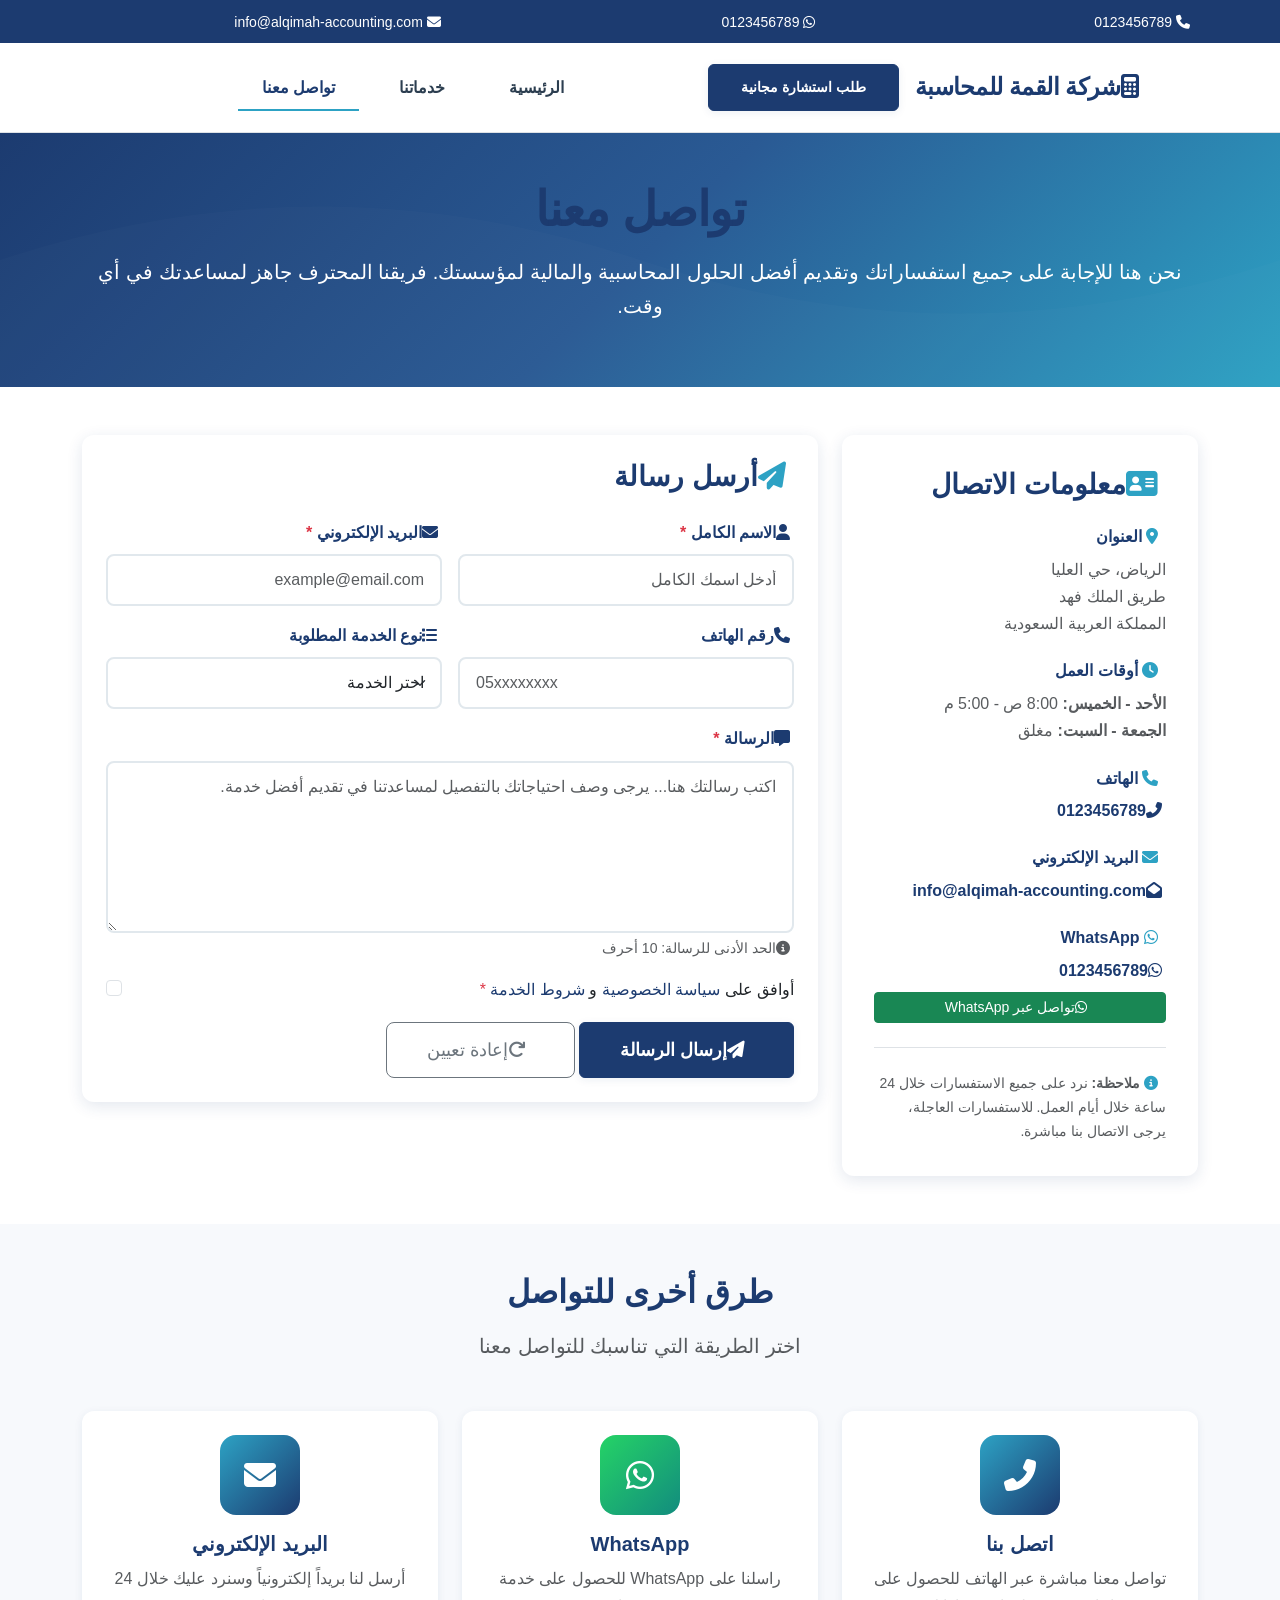
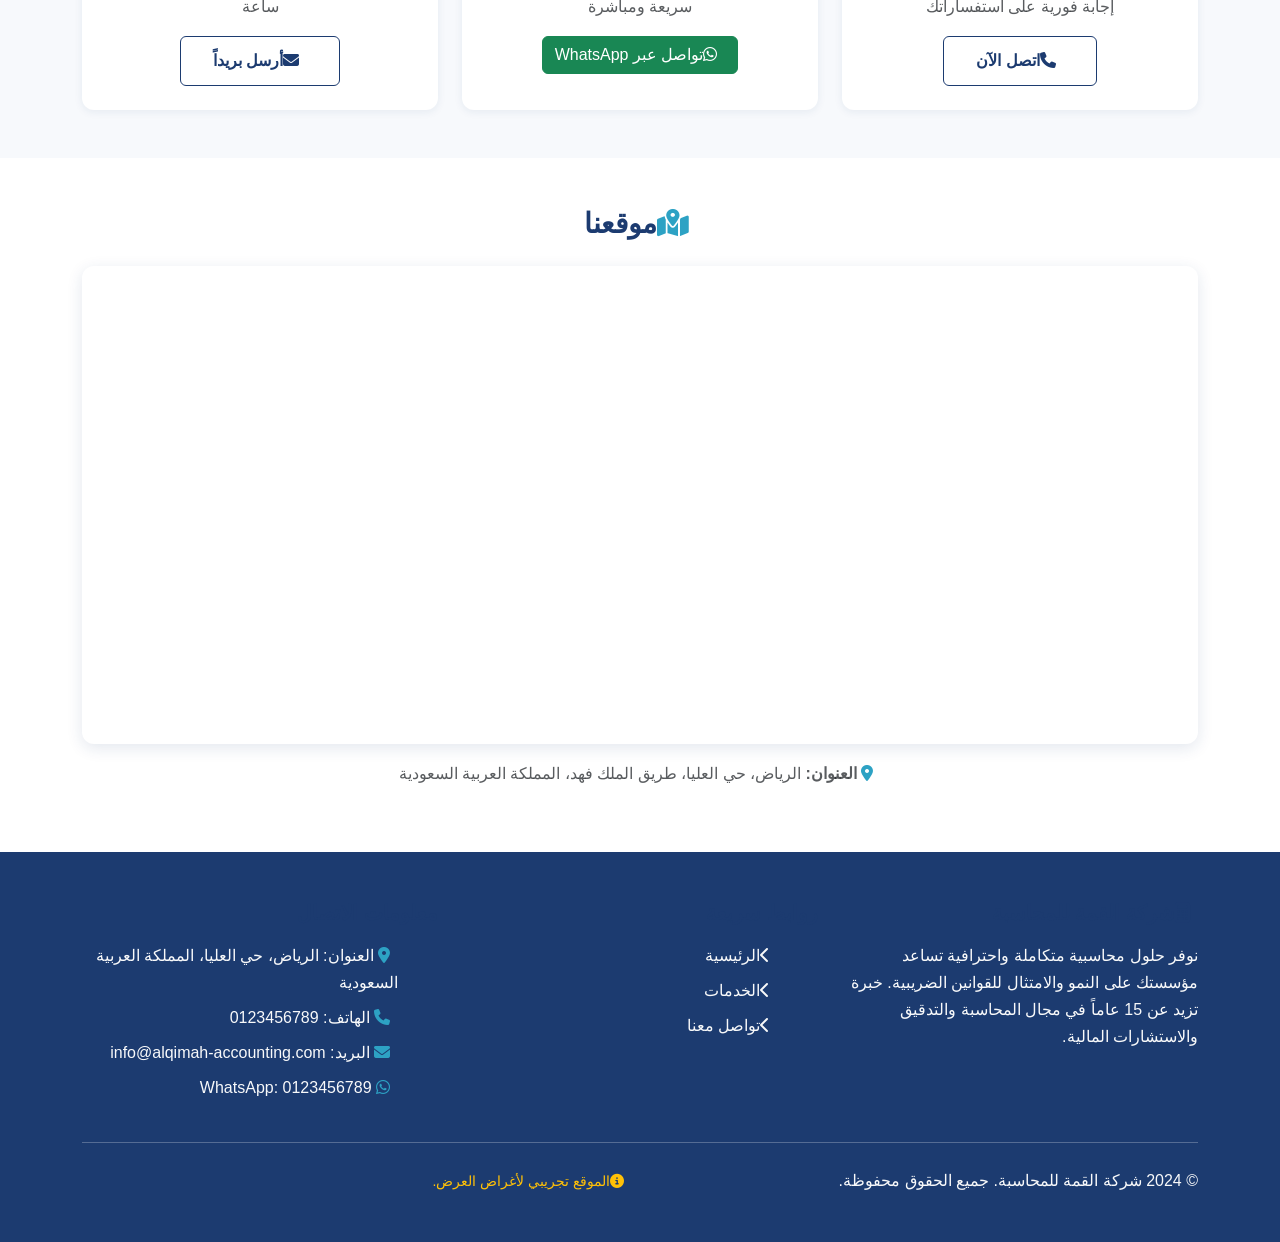
<file: contact.html>
<!DOCTYPE html>
<html lang="ar" dir="rtl">
  <head>
    <meta charset="UTF-8" />
    <meta name="viewport" content="width=device-width, initial-scale=1.0" />
    <meta
      name="description"
      content="اتصل بشركة القمة للمحاسبة. العنوان، الهاتف، البريد الإلكتروني، وWhatsApp. أرسل استفسارك عبر نموذج الاتصال."
    />
    <meta property="og:title" content="اتصل بنا - شركة القمة للمحاسبة" />
    <meta
      property="og:description"
      content="تواصل معنا للحصول على استشارة مجانية حول احتياجاتك المحاسبية."
    />
    <meta property="og:type" content="website" />
    <title>تواصل معنا - شركة القمة للمحاسبة</title>

    <!-- Bootstrap 5 CSS -->
    <link
      href="https://cdn.jsdelivr.net/npm/bootstrap@5.3.2/dist/css/bootstrap.min.css"
      rel="stylesheet"
    />

    <!-- Font Awesome -->
    <link
      rel="stylesheet"
      href="https://cdnjs.cloudflare.com/ajax/libs/font-awesome/6.5.1/css/all.min.css"
    />

    <!-- Custom CSS -->
    <link rel="stylesheet" href="style.css" />
  </head>
  <body>
    <!-- Top Bar -->
    <div class="bg-dark text-white py-2">
      <div class="container">
        <div class="row g-2 align-items-center">
          <div class="col-md-4">
            <small><i class="fas fa-phone me-2"></i> 0123456789</small>
          </div>
          <div class="col-md-4">
            <small><i class="fab fa-whatsapp me-2"></i> 0123456789</small>
          </div>
          <div class="col-md-4">
            <small
              ><i class="fas fa-envelope me-2"></i>
              info@alqimah-accounting.com</small
            >
          </div>
        </div>
      </div>
    </div>

    <!-- Header / Navbar -->
    <header>
      <nav
        class="navbar navbar-expand-lg navbar-light bg-white border-bottom"
        id="mainNavbar"
      >
        <div class="container">
          <a class="navbar-brand fw-bold fs-4" href="index.html">
            <i class="fas fa-calculator me-2 text-primary-custom"></i>شركة القمة
            للمحاسبة
          </a>
          <a
            href="contact.html"
            class="btn btn-primary btn-sm d-none d-lg-inline-block me-3"
            >طلب استشارة مجانية</a
          >
          <button
            class="navbar-toggler"
            type="button"
            data-bs-toggle="collapse"
            data-bs-target="#navbarNav"
            aria-controls="navbarNav"
            aria-expanded="false"
            aria-label="Toggle navigation"
          >
            <span class="navbar-toggler-icon"></span>
          </button>
          <div class="collapse navbar-collapse" id="navbarNav">
            <div class="d-flex align-items-center gap-3">
              <a class="nav-link fw-semibold" href="index.html">الرئيسية</a>
              <a class="nav-link fw-semibold" href="services.html">خدماتنا</a>
              <a class="nav-link active fw-semibold" href="contact.html"
                >تواصل معنا</a
              >
            </div>
          </div>
        </div>
      </nav>
    </header>

    <!-- Main Content -->
    <main>
      <!-- Intro Section -->
      <section class="hero-section text-white py-5">
        <div class="container text-center fade-in">
          <h1 class="display-5 fw-bold mb-3">تواصل معنا</h1>
          <p class="lead fs-5">
            نحن هنا للإجابة على جميع استفساراتك وتقديم أفضل الحلول المحاسبية
            والمالية لمؤسستك. فريقنا المحترف جاهز لمساعدتك في أي وقت.
          </p>
        </div>
      </section>

      <!-- Contact Information & Form -->
      <section class="py-5">
        <div class="container">
          <div class="row g-4">
            <!-- Contact Information -->
            <div class="col-lg-4">
              <div class="card shadow h-100">
                <div class="card-body">
                  <h3 class="card-title mb-4 text-primary-custom">
                    <i class="fas fa-address-card me-2 text-accent"></i>معلومات
                    الاتصال
                  </h3>

                  <div class="mb-4">
                    <h6 class="text-primary-custom mb-2">
                      <i class="fas fa-map-marker-alt me-2 text-accent"></i>
                      العنوان
                    </h6>
                    <p class="text-muted mb-0">
                      الرياض، حي العليا<br />طريق الملك فهد<br />المملكة العربية
                      السعودية
                    </p>
                  </div>

                  <div class="mb-4">
                    <h6 class="text-primary-custom mb-2">
                      <i class="fas fa-clock me-2 text-accent"></i> أوقات العمل
                    </h6>
                    <p class="text-muted mb-0">
                      <strong>الأحد - الخميس:</strong> 8:00 ص - 5:00 م<br />
                      <strong>الجمعة - السبت:</strong> مغلق
                    </p>
                  </div>

                  <div class="mb-4">
                    <h6 class="text-primary-custom mb-2">
                      <i class="fas fa-phone me-2 text-accent"></i> الهاتف
                    </h6>
                    <p class="text-muted mb-0">
                      <a
                        href="tel:0123456789"
                        class="text-decoration-none text-primary-custom fw-semibold"
                      >
                        <i class="fas fa-phone-alt me-1"></i>0123456789
                      </a>
                    </p>
                  </div>

                  <div class="mb-4">
                    <h6 class="text-primary-custom mb-2">
                      <i class="fas fa-envelope me-2 text-accent"></i> البريد
                      الإلكتروني
                    </h6>
                    <p class="text-muted mb-0">
                      <a
                        href="mailto:info@alqimah-accounting.com"
                        class="text-decoration-none text-primary-custom fw-semibold"
                      >
                        <i class="fas fa-envelope-open me-1"></i
                        >info@alqimah-accounting.com
                      </a>
                    </p>
                  </div>

                  <div class="mb-4">
                    <h6 class="text-primary-custom mb-2">
                      <i class="fab fa-whatsapp me-2 text-accent"></i> WhatsApp
                    </h6>
                    <p class="text-muted mb-0">
                      <a
                        href="https://wa.me/966123456789"
                        class="text-decoration-none text-primary-custom fw-semibold"
                        target="_blank"
                      >
                        <i class="fab fa-whatsapp me-1"></i>0123456789
                      </a>
                    </p>
                    <a
                      href="https://wa.me/966123456789"
                      class="btn btn-success btn-sm mt-2 w-100"
                      target="_blank"
                    >
                      <i class="fab fa-whatsapp me-2"></i>تواصل عبر WhatsApp
                    </a>
                  </div>

                  <div class="mt-4 pt-4 border-top">
                    <p class="text-muted small mb-0">
                      <i class="fas fa-info-circle me-2 text-accent"></i>
                      <strong>ملاحظة:</strong> نرد على جميع الاستفسارات خلال 24
                      ساعة خلال أيام العمل. للاستفسارات العاجلة، يرجى الاتصال
                      بنا مباشرة.
                    </p>
                  </div>
                </div>
              </div>
            </div>

            <!-- Contact Form -->
            <div class="col-lg-8">
              <div class="card shadow">
                <div class="card-body p-4">
                  <h3 class="card-title mb-4 text-primary-custom">
                    <i class="fas fa-paper-plane me-2 text-accent"></i>أرسل
                    رسالة
                  </h3>

                  <form action="#" method="post">
                    <div class="row g-3">
                      <div class="col-md-6">
                        <label for="fullName" class="form-label">
                          <i class="fas fa-user me-1"></i>الاسم الكامل
                          <span class="text-danger">*</span>
                        </label>
                        <input
                          type="text"
                          class="form-control"
                          id="fullName"
                          name="fullName"
                          required
                          placeholder="أدخل اسمك الكامل"
                        />
                      </div>

                      <div class="col-md-6">
                        <label for="email" class="form-label">
                          <i class="fas fa-envelope me-1"></i>البريد الإلكتروني
                          <span class="text-danger">*</span>
                        </label>
                        <input
                          type="email"
                          class="form-control"
                          id="email"
                          name="email"
                          required
                          placeholder="example@email.com"
                        />
                      </div>

                      <div class="col-md-6">
                        <label for="phone" class="form-label">
                          <i class="fas fa-phone me-1"></i>رقم الهاتف
                        </label>
                        <input
                          type="tel"
                          class="form-control"
                          id="phone"
                          name="phone"
                          placeholder="05xxxxxxxx"
                        />
                      </div>

                      <div class="col-md-6">
                        <label for="service" class="form-label">
                          <i class="fas fa-list me-1"></i>نوع الخدمة المطلوبة
                        </label>
                        <select class="form-select" id="service" name="service">
                          <option value="">اختر الخدمة</option>
                          <option value="bookkeeping">
                            مسك الدفاتر وإعداد التقارير
                          </option>
                          <option value="tax">
                            الإقرارات والالتزام الضريبي
                          </option>
                          <option value="payroll">
                            الرواتب وشؤون الموظفين
                          </option>
                          <option value="audit">
                            المراجعة الداخلية والامتثال
                          </option>
                          <option value="consultation">
                            الاستشارات المالية وتخطيط الضرائب
                          </option>
                          <option value="pricing">طلب عرض سعر</option>
                          <option value="other">خدمة أخرى</option>
                        </select>
                      </div>

                      <div class="col-12">
                        <label for="message" class="form-label">
                          <i class="fas fa-comment-alt me-1"></i>الرسالة
                          <span class="text-danger">*</span>
                        </label>
                        <textarea
                          class="form-control"
                          id="message"
                          name="message"
                          rows="6"
                          required
                          minlength="10"
                          placeholder="اكتب رسالتك هنا... يرجى وصف احتياجاتك بالتفصيل لمساعدتنا في تقديم أفضل خدمة."
                        ></textarea>
                        <div class="form-text">
                          <i class="fas fa-info-circle me-1"></i>الحد الأدنى
                          للرسالة: 10 أحرف
                        </div>
                      </div>

                      <div class="col-12">
                        <div class="form-check">
                          <input
                            class="form-check-input"
                            type="checkbox"
                            id="privacy"
                            name="privacy"
                            required
                          />
                          <label class="form-check-label" for="privacy">
                            أوافق على
                            <a
                              href="#"
                              class="text-decoration-none text-primary-custom"
                              >سياسة الخصوصية</a
                            >
                            و
                            <a
                              href="#"
                              class="text-decoration-none text-primary-custom"
                              >شروط الخدمة</a
                            >
                            <span class="text-danger">*</span>
                          </label>
                        </div>
                      </div>

                      <div class="col-12">
                        <button type="submit" class="btn btn-primary btn-lg">
                          <i class="fas fa-paper-plane me-2"></i>إرسال الرسالة
                        </button>
                        <button
                          type="reset"
                          class="btn btn-outline-secondary btn-lg ms-2"
                        >
                          <i class="fas fa-redo me-2"></i>إعادة تعيين
                        </button>
                      </div>
                    </div>
                  </form>
                </div>
              </div>
            </div>
          </div>
        </div>
      </section>

      <!-- Additional Contact Options -->
      <section class="py-5 bg-light">
        <div class="container fade-in">
          <div class="text-center mb-5">
            <h2 class="text-primary-custom mb-3">طرق أخرى للتواصل</h2>
            <p class="lead text-muted">اختر الطريقة التي تناسبك للتواصل معنا</p>
          </div>
          <div class="row g-4">
            <div class="col-md-4">
              <div class="card text-center shadow-sm h-100">
                <div class="card-body p-4">
                  <div class="service-icon mx-auto mb-3">
                    <i class="fas fa-phone-alt"></i>
                  </div>
                  <h5 class="text-primary-custom">اتصل بنا</h5>
                  <p class="text-muted">
                    تواصل معنا مباشرة عبر الهاتف للحصول على إجابة فورية على
                    استفساراتك
                  </p>
                  <a href="tel:0123456789" class="btn btn-outline-primary">
                    <i class="fas fa-phone me-2"></i>اتصل الآن
                  </a>
                </div>
              </div>
            </div>
            <div class="col-md-4">
              <div class="card text-center shadow-sm h-100">
                <div class="card-body p-4">
                  <div
                    class="service-icon mx-auto mb-3"
                    style="
                      background: linear-gradient(135deg, #25d366, #128c7e);
                    "
                  >
                    <i class="fab fa-whatsapp"></i>
                  </div>
                  <h5 class="text-primary-custom">WhatsApp</h5>
                  <p class="text-muted">
                    راسلنا على WhatsApp للحصول على خدمة سريعة ومباشرة
                  </p>
                  <a
                    href="https://wa.me/966123456789"
                    class="btn btn-success"
                    target="_blank"
                  >
                    <i class="fab fa-whatsapp me-2"></i>تواصل عبر WhatsApp
                  </a>
                </div>
              </div>
            </div>
            <div class="col-md-4">
              <div class="card text-center shadow-sm h-100">
                <div class="card-body p-4">
                  <div class="service-icon mx-auto mb-3">
                    <i class="fas fa-envelope"></i>
                  </div>
                  <h5 class="text-primary-custom">البريد الإلكتروني</h5>
                  <p class="text-muted">
                    أرسل لنا بريداً إلكترونياً وسنرد عليك خلال 24 ساعة
                  </p>
                  <a
                    href="mailto:info@alqimah-accounting.com"
                    class="btn btn-outline-primary"
                  >
                    <i class="fas fa-envelope me-2"></i>أرسل بريداً
                  </a>
                </div>
              </div>
            </div>
          </div>
        </div>
      </section>

      <!-- Map Placeholder -->
      <section class="py-5">
        <div class="container slide-up">
          <h3 class="text-center mb-4 text-primary-custom">
            <i class="fas fa-map-marked-alt me-2 text-accent"></i>موقعنا
          </h3>
          <div class="ratio ratio-21x9">
            <iframe
              class="img-fluid rounded-custom shadow"
              src="https://www.google.com/maps/embed?pb=!1m18!1m12!1m3!1d198511.15644090538!2d-96.38856727229191!3d38.975677070217486!2m3!1f0!2f0!3f0!3m2!1i1024!2i768!4f13.1!3m3!1m2!1s0x87be900b38b2ae43%3A0x2c1b0af214d3f686!2sWabaunsee%20County%2C%20KS%2C%20USA!5e0!3m2!1sen!2sbr!4v1762096896488!5m2!1sen!2sbr"
              width="600"
              height="450"
              style="border: 0"
              allowfullscreen=""
              loading="lazy"
              referrerpolicy="no-referrer-when-downgrade"
            ></iframe>
          </div>
          <p class="text-center text-muted mt-3">
            <i class="fas fa-map-marker-alt me-2 text-accent"></i>
            <strong>العنوان:</strong> الرياض، حي العليا، طريق الملك فهد، المملكة
            العربية السعودية
          </p>
        </div>
      </section>
    </main>

    <!-- Footer -->
    <footer class="bg-dark text-white py-5">
      <div class="container">
        <div class="row g-4">
          <div class="col-md-4">
            <h5 class="mb-3">
              <i class="fas fa-calculator me-2"></i>شركة القمة للمحاسبة
            </h5>
            <p class="text-light">
              نوفر حلول محاسبية متكاملة واحترافية تساعد مؤسستك على النمو
              والامتثال للقوانين الضريبية. خبرة تزيد عن 15 عاماً في مجال
              المحاسبة والتدقيق والاستشارات المالية.
            </p>
          </div>
          <div class="col-md-4">
            <h5 class="mb-3">روابط سريعة</h5>
            <ul class="list-unstyled">
              <li class="mb-2">
                <a href="index.html" class="text-light text-decoration-none"
                  ><i class="fas fa-chevron-left me-2"></i>الرئيسية</a
                >
              </li>
              <li class="mb-2">
                <a href="services.html" class="text-light text-decoration-none"
                  ><i class="fas fa-chevron-left me-2"></i>الخدمات</a
                >
              </li>
              <li class="mb-2">
                <a href="contact.html" class="text-light text-decoration-none"
                  ><i class="fas fa-chevron-left me-2"></i>تواصل معنا</a
                >
              </li>
            </ul>
          </div>
          <div class="col-md-4">
            <h5 class="mb-3">معلومات الاتصال</h5>
            <ul class="list-unstyled text-light">
              <li class="mb-2">
                <i class="fas fa-map-marker-alt me-2 text-accent"></i> العنوان:
                الرياض، حي العليا، المملكة العربية السعودية
              </li>
              <li class="mb-2">
                <i class="fas fa-phone me-2 text-accent"></i> الهاتف: 0123456789
              </li>
              <li class="mb-2">
                <i class="fas fa-envelope me-2 text-accent"></i> البريد:
                info@alqimah-accounting.com
              </li>
              <li class="mb-2">
                <i class="fab fa-whatsapp me-2 text-accent"></i> WhatsApp:
                0123456789
              </li>
            </ul>
          </div>
        </div>
        <hr class="my-4 bg-light" />
        <div class="row">
          <div class="col-md-6">
            <p class="mb-0 text-light">
              &copy; 2024 شركة القمة للمحاسبة. جميع الحقوق محفوظة.
            </p>
          </div>
          <div class="col-md-6 text-md-end">
            <p class="mb-0 text-warning">
              <small
                ><i class="fas fa-info-circle me-1"></i>الموقع تجريبي لأغراض
                العرض.</small
              >
            </p>
          </div>
        </div>
      </div>
    </footer>

    <!-- Sticky WhatsApp Button (Mobile) -->
    <a
      href="https://wa.me/966123456789"
      class="whatsapp-sticky"
      target="_blank"
      aria-label="WhatsApp"
    >
      <i class="fab fa-whatsapp"></i>
    </a>

    <!-- Bootstrap JS Bundle -->
    <script src="https://cdn.jsdelivr.net/npm/bootstrap@5.3.2/dist/js/bootstrap.bundle.min.js"></script>

    <!-- Navbar Scroll Effect -->
    <script>
      window.addEventListener("scroll", function () {
        const navbar = document.getElementById("mainNavbar");
        if (window.scrollY > 50) {
          navbar.classList.add("scrolled");
        } else {
          navbar.classList.remove("scrolled");
        }
      });
    </script>
  </body>
</html>
</file>
<file: style.css>
/* شركة القمة للمحاسبة - Corporate Accounting Website */

/* Variables */
:root {
    --primary: #1c3b70;
    --accent: #2da2c4;
    --gold: #cfa44b;
    --light-bg: #f7f9fc;
    --dark: #2c3e50;
    --shadow-sm: 0 2px 8px rgba(28, 59, 112, 0.08);
    --shadow-md: 0 4px 16px rgba(28, 59, 112, 0.12);
    --shadow-lg: 0 8px 32px rgba(28, 59, 112, 0.16);
}

@import url('https://fonts.googleapis.com/css2?family=Tajawal:wght@400;500;700;900&display=swap');

/* Base */
html { scroll-behavior: smooth; }
body {
    font-family: 'Tajawal', sans-serif;
    color: var(--dark);
    line-height: 1.7;
}

/* Navbar */
.navbar {
    transition: all 0.3s ease;
    padding: 1rem 0;
}
.navbar.scrolled {
    box-shadow: var(--shadow-md);
    background-color: #fff !important;
    padding: 0.75rem 0;
}
.navbar-brand {
    color: var(--primary) !important;
    font-weight: 900;
    letter-spacing: -0.5px;
    padding: 0.5rem 0;
}
.nav-link {
    color: var(--dark) !important;
    font-weight: 500;
    padding: 0.5rem 1.25rem !important;
    transition: color 0.3s ease;
    position: relative;
}
.nav-link::after {
    content: '';
    position: absolute;
    bottom: -2px;
    right: 0;
    width: 0;
    height: 2px;
    background: var(--accent);
    transition: width 0.3s ease;
}
.nav-link:hover::after,
.nav-link.active::after { width: 100%; }
.nav-link:hover { color: var(--accent) !important; }
.nav-link.active {
    color: var(--primary) !important;
    font-weight: 700;
}

/* Hero */
.bg-dark { background-color: var(--primary) !important; }
.hero-section {
    background: linear-gradient(135deg, var(--primary) 0%, #2a5a94 50%, var(--accent) 100%);
    position: relative;
    overflow: hidden;
}
.hero-section::before {
    content: '';
    position: absolute;
    inset: 0;
    background: url('data:image/svg+xml,<svg xmlns="http://www.w3.org/2000/svg" viewBox="0 0 1200 600"><path d="M0,300 Q300,200 600,300 T1200,300 L1200,600 L0,600 Z" fill="rgba(255,255,255,0.05)"/></svg>') center/cover;
    opacity: 0.3;
}
.hero-section .container { position: relative; z-index: 1; }

/* Buttons */
.btn-primary, .btn-outline-primary, .btn-light {
    font-weight: 600;
    padding: 12px 32px;
    border-radius: 6px;
    transition: all 0.3s ease;
}
.btn-primary {
    background-color: var(--primary);
    border-color: var(--primary);
    box-shadow: var(--shadow-sm);
}
.btn-primary:hover {
    background-color: var(--accent);
    border-color: var(--accent);
    transform: translateY(-2px);
    box-shadow: var(--shadow-md);
}
.btn-outline-primary {
    border-color: var(--primary);
    color: var(--primary);
}
.btn-outline-primary:hover {
    background-color: var(--primary);
    border-color: var(--primary);
    transform: translateY(-2px);
    box-shadow: var(--shadow-md);
}
.btn-light {
    background-color: #fff;
    color: var(--primary);
    box-shadow: var(--shadow-sm);
}
.btn-light:hover {
    background-color: var(--gold);
    color: #fff;
    transform: translateY(-2px);
    box-shadow: var(--shadow-md);
}
.btn-lg { padding: 14px 40px; font-size: 1.1rem; }

/* Cards */
.card {
    border: none;
    border-radius: 12px;
    transition: all 0.3s ease;
    overflow: hidden;
}
.card:hover {
    transform: translateY(-8px);
    box-shadow: var(--shadow-lg);
}
.card-body { padding: 2rem; }
.shadow-sm { box-shadow: var(--shadow-sm) !important; }
.shadow { box-shadow: var(--shadow-md) !important; }

/* Service Icons */
.service-icon {
    width: 80px;
    height: 80px;
    background: linear-gradient(135deg, var(--accent), var(--primary));
    border-radius: 16px;
    display: flex;
    align-items: center;
    justify-content: center;
    color: white;
    font-size: 2rem;
    margin-bottom: 1.5rem;
    transition: all 0.3s ease;
}
.card:hover .service-icon { transform: scale(1.1) rotate(5deg); }

/* Animations */
.fade-in { animation: fadeIn 0.8s ease-in; }
.slide-up { animation: slideUp 0.8s ease-out; }
@keyframes fadeIn { from { opacity: 0; } to { opacity: 1; } }
@keyframes slideUp {
    from { opacity: 0; transform: translateY(30px); }
    to { opacity: 1; transform: translateY(0); }
}

/* Sections & Typography */
section { padding: 5rem 0; }
.bg-light { background-color: var(--light-bg) !important; }
h1, h2, h3, h4, h5, h6 {
    font-weight: 700;
    color: var(--primary);
    line-height: 1.3;
}
.display-4, .display-5 {
    font-weight: 900;
    letter-spacing: -1px;
}

/* Trust Badges */
.trust-badge {
    padding: 2rem;
    background: white;
    border-radius: 12px;
    text-align: center;
    transition: all 0.3s ease;
    cursor: default;
}
.trust-badge:hover {
    transform: translateY(-5px);
    box-shadow: var(--shadow-md);
}
.trust-badge .icon {
    font-size: 3rem;
    color: var(--accent);
    margin-bottom: 1rem;
}

/* Testimonials */
.testimonial-card {
    background: white;
    padding: 2rem;
    border-radius: 12px;
    border-right: 4px solid var(--accent);
    transition: all 0.3s ease;
    height: 100%;
}
.testimonial-card:hover {
    transform: translateY(-5px);
    box-shadow: var(--shadow-md);
    border-right-color: var(--gold);
}
.testimonial-card .quote {
    font-size: 1.2rem;
    color: var(--dark);
    line-height: 1.8;
    margin-bottom: 1.5rem;
}
.testimonial-card .author {
    font-weight: 700;
    color: var(--primary);
    margin-bottom: 0.5rem;
}
.testimonial-card .position {
    color: var(--accent);
    font-size: 0.9rem;
}
.stars {
    color: var(--gold);
    font-size: 1.2rem;
    margin-bottom: 1rem;
}

/* Pricing Cards */
.pricing-card {
    border-radius: 16px;
    overflow: hidden;
    transition: all 0.3s ease;
    height: 100%;
}
.pricing-card:hover {
    transform: translateY(-10px);
    box-shadow: var(--shadow-lg);
}
.pricing-card.featured {
    border: 3px solid var(--gold);
    position: relative;
}
.pricing-card.featured::before {
    content: 'الأكثر طلباً';
    position: absolute;
    top: 20px;
    left: -30px;
    background: var(--gold);
    color: white;
    padding: 5px 40px;
    transform: rotate(-45deg);
    font-size: 0.85rem;
    font-weight: 700;
    z-index: 10;
}
.pricing-header {
    background: linear-gradient(135deg, var(--primary), var(--accent));
    color: white;
    padding: 2.5rem 2rem;
    text-align: center;
}
.price {
    font-size: 3rem;
    font-weight: 900;
    margin: 1rem 0;
}

/* Forms */
.form-control, .form-select {
    border: 2px solid #e1e8ed;
    border-radius: 8px;
    padding: 12px 16px;
    transition: all 0.3s ease;
}
.form-control:focus, .form-select:focus {
    border-color: var(--accent);
    box-shadow: 0 0 0 0.2rem rgba(45, 162, 196, 0.15);
    outline: none;
}
.form-label {
    font-weight: 600;
    color: var(--primary);
    margin-bottom: 0.5rem;
}

/* CTA Section */
.cta-section {
    background: linear-gradient(135deg, var(--primary) 0%, #2a5a94 100%);
    padding: 4rem 0;
    text-align: center;
    color: white;
}
.cta-section h2 {
    color: white;
    margin-bottom: 1.5rem;
}

/* Footer */
footer {
    background-color: #1a1a2e !important;
}
footer a {
    transition: color 0.3s ease;
}
footer a:hover { color: var(--accent) !important; }

/* WhatsApp Sticky Button */
.whatsapp-sticky {
    position: fixed;
    bottom: 20px;
    left: 20px;
    z-index: 1000;
    width: 60px;
    height: 60px;
    background: #25d366;
    border-radius: 50%;
    display: none;
    align-items: center;
    justify-content: center;
    box-shadow: var(--shadow-lg);
    transition: all 0.3s ease;
    animation: pulse 2s infinite;
}
.whatsapp-sticky:hover { transform: scale(1.1); }
.whatsapp-sticky i {
    color: white;
    font-size: 1.8rem;
}
@keyframes pulse {
    0%, 100% { box-shadow: 0 0 0 0 rgba(37, 211, 102, 0.7); }
    50% { box-shadow: 0 0 0 15px rgba(37, 211, 102, 0); }
}

/* Breadcrumbs */
.breadcrumb {
    background: transparent;
    padding: 0;
}
.breadcrumb-item a {
    color: var(--accent);
    text-decoration: none;
    transition: color 0.3s ease;
}
.breadcrumb-item a:hover { color: var(--primary); }
.breadcrumb-item.active { color: var(--dark); }

/* Utility Classes */
.text-primary-custom { color: var(--primary) !important; }
.text-accent { color: var(--accent) !important; }
.bg-primary-custom { background-color: var(--primary) !important; }
.bg-accent { background-color: var(--accent) !important; }
.rounded-custom { border-radius: 12px; }

/* Responsive & Desktop */
@media (min-width: 992px) {
    .navbar .container {
        padding-left: 3rem;
        padding-right: 3rem;
    }
    .nav-link { padding: 0.5rem 1.5rem !important; }
    #navbarNav {
        justify-content: center !important;
        flex-grow: 1;
    }
    #navbarNav .d-flex {
        gap: 1rem !important;
        margin: 0 auto;
        justify-content: center;
    }
}

@media (max-width: 768px) {
    section { padding: 3rem 0; }
    .display-4, .display-5 { font-size: 2rem; }
    .btn-lg { padding: 12px 24px; font-size: 1rem; }
    .whatsapp-sticky { display: flex; }
}

@media print {
    .navbar, .whatsapp-sticky, footer { display: none; }
}
</file>
